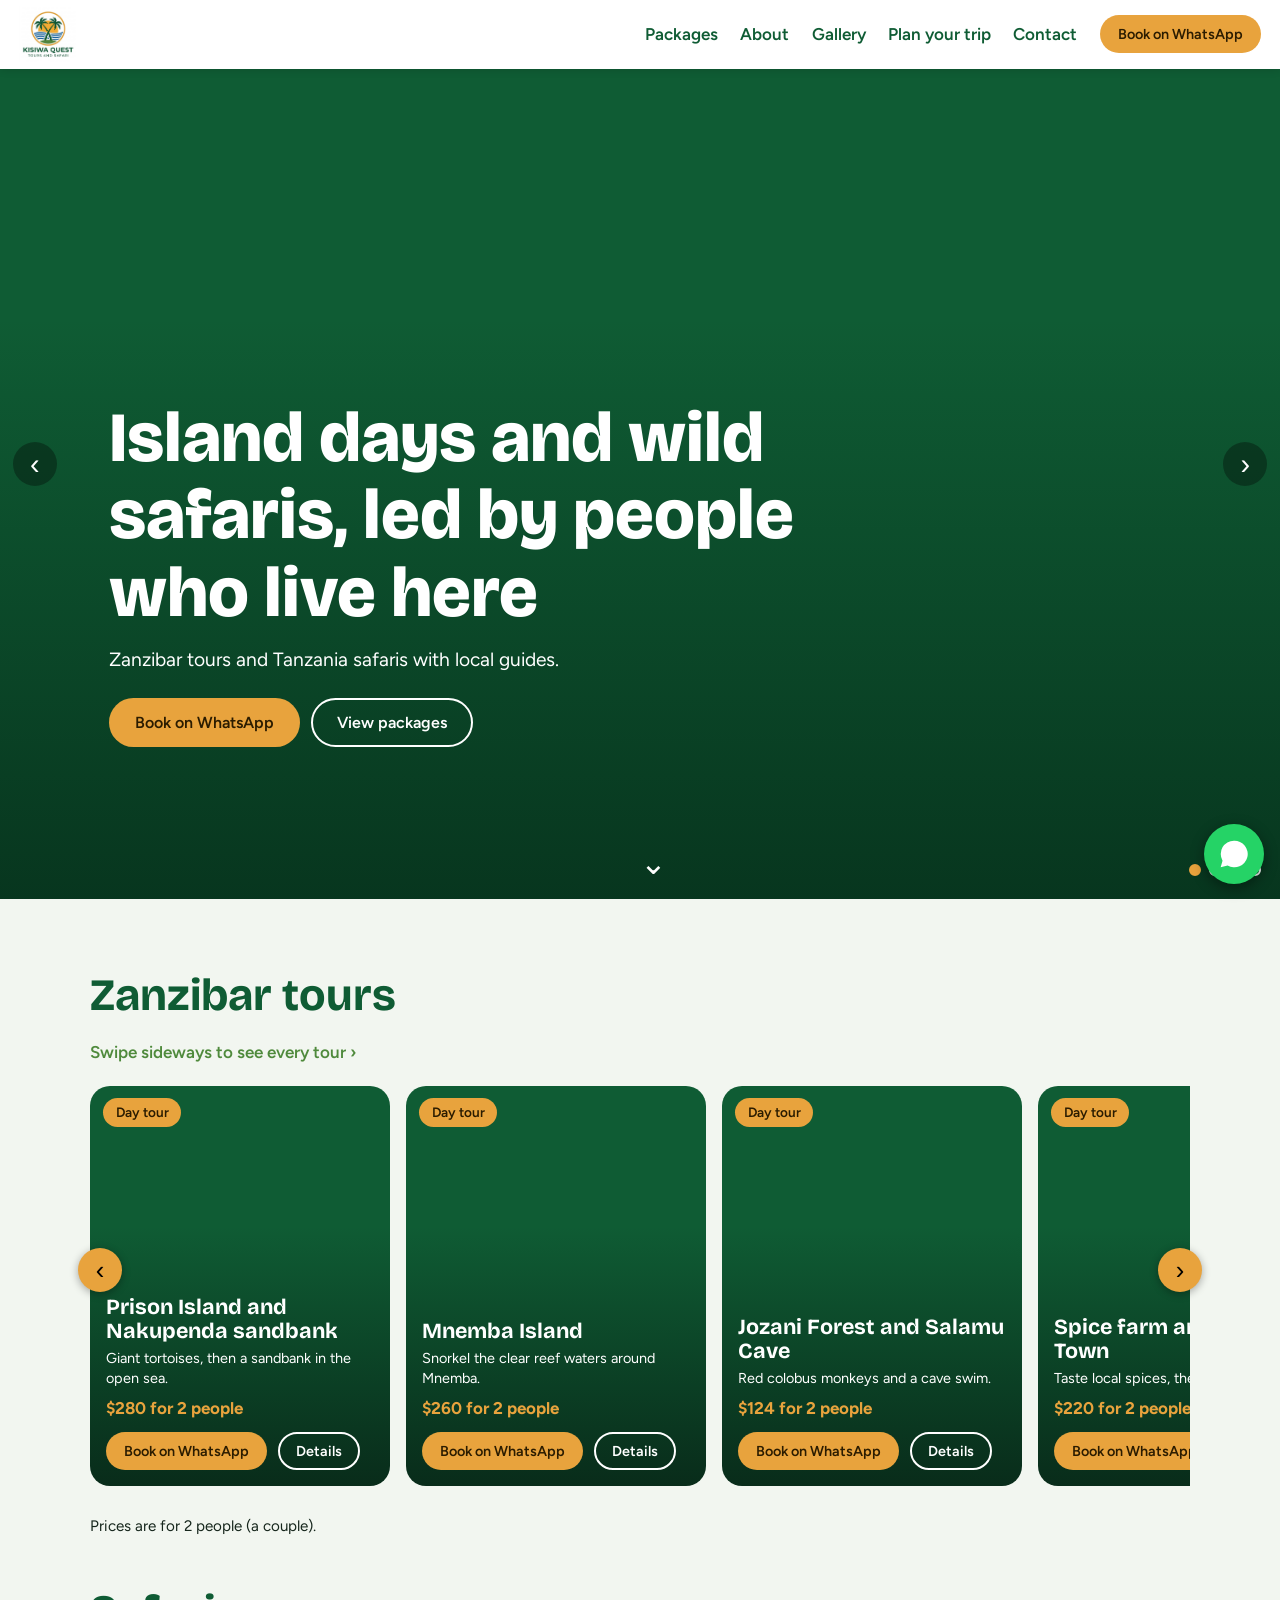
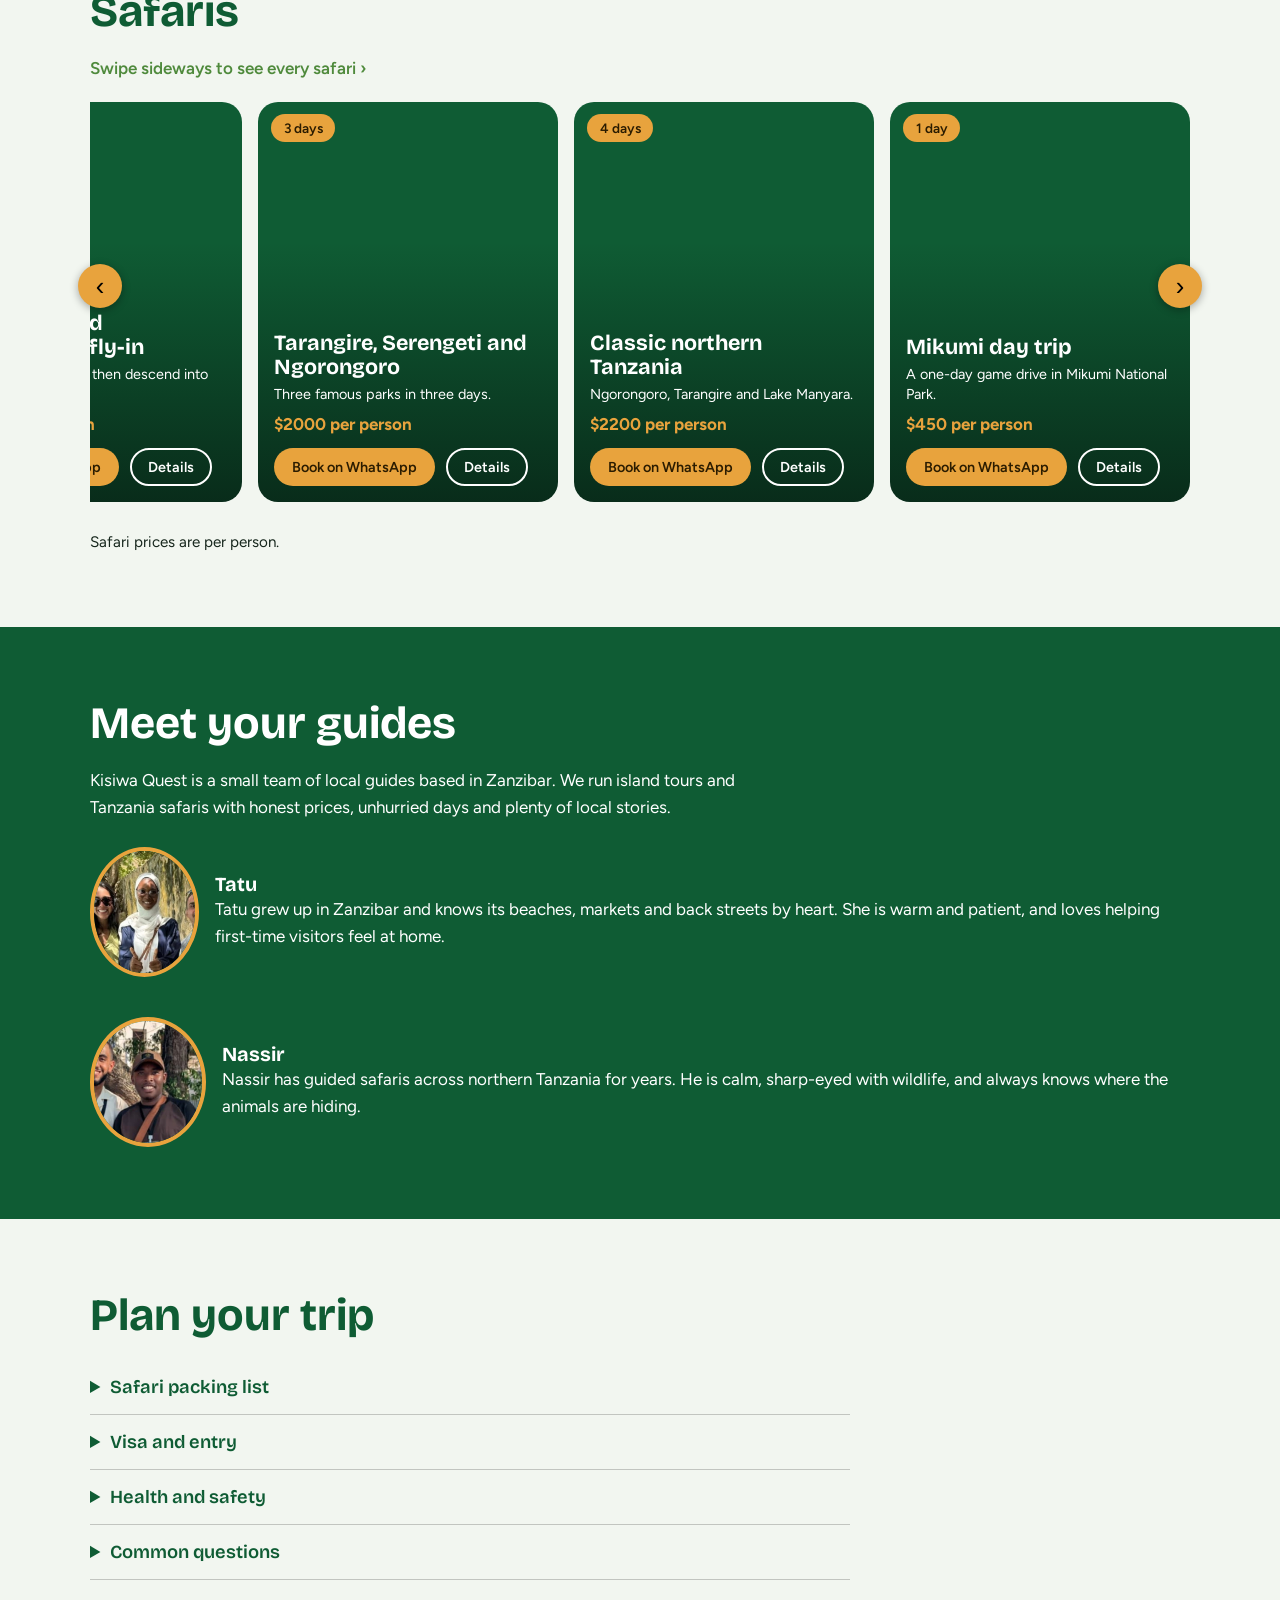
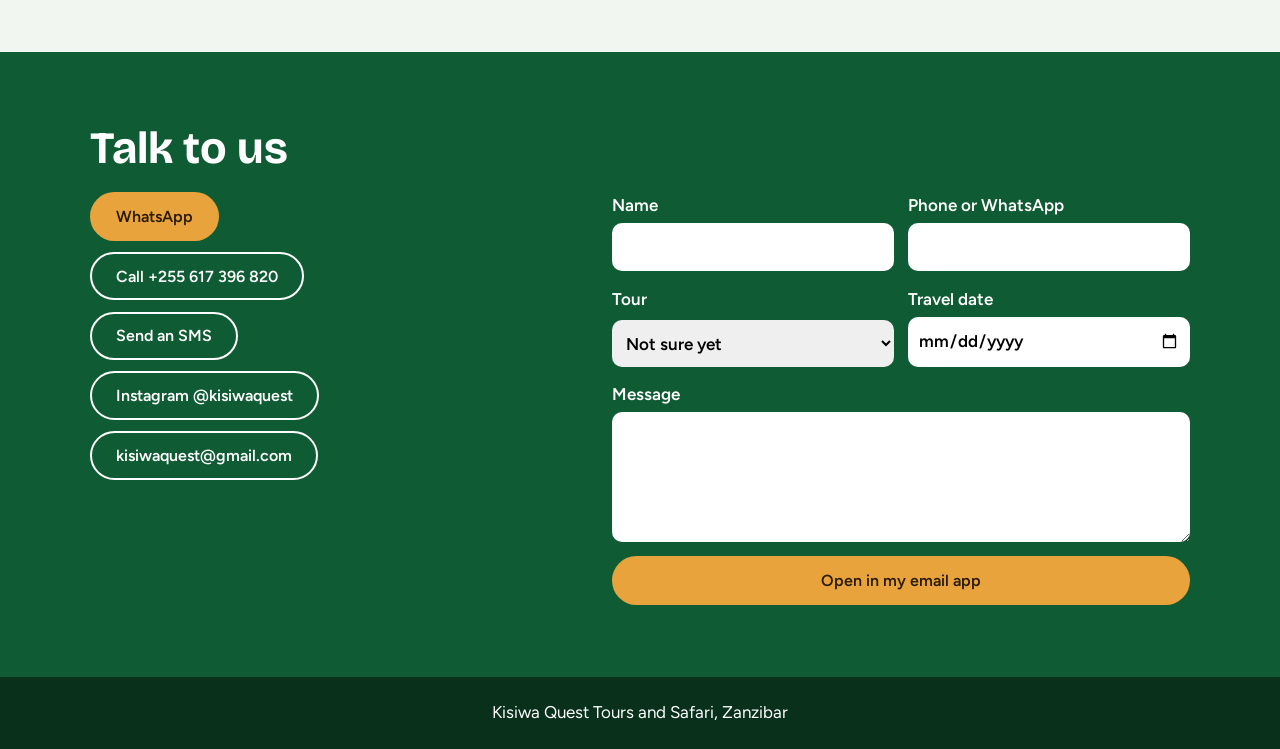
<file: index.html>
<!doctype html>
<html lang="en">
  <head>
    <meta charset="utf-8" />
    <meta name="viewport" content="width=device-width,initial-scale=1" />
    <title>Kisiwa Quest Tours and Safari | Zanzibar</title>
    <meta
      property="og:image"
      content="https://sulers.github.io/images/logo.jpg"
    />
    <meta
      property="og:title"
      content="Kisiwa Quest Tours and Safari | Zanzibar"
    />
    <meta
      property="og:description"
      content="Zanzibar island tours and Tanzania safaris with local guides. Book on WhatsApp now."
    />
    <link rel="icon" href="images/logo.jpg" />
    <link rel="preconnect" href="https://fonts.googleapis.com" />
    <link
      href="https://fonts.googleapis.com/css2?family=Bricolage+Grotesque:wght@600;800&family=Figtree:wght@400;600&display=swap"
      rel="stylesheet"
    />
    <link rel="stylesheet" href="css/style.css" />
  </head>
  <body>
    <header class="top">
      <a href="index.html" class="brand"
        ><img src="images/logo.jpg" alt="Kisiwa Quest Tours and Safari"
      /></a>
      <button class="burger" aria-label="Menu" aria-expanded="false">
        <span></span>
      </button>
      <nav id="menu">
        <a href="#packages">Packages</a><a href="#about">About</a
        ><a href="gallery.html">Gallery</a><a href="#plan">Plan your trip</a
        ><a href="#contact">Contact</a
        ><a
          class="btn gold sm"
          data-wa="Hi Kisiwa Quest, I'd like to book a tour."
          href="https://wa.me/255617396820"
          >Book on WhatsApp</a
        >
      </nav>
    </header>
    <main>
      <section class="hero" id="hero">
        <div class="slides"></div>
        <div class="hero-in">
          <h1>Island days and wild safaris, led by people who live here</h1>
          <p>Zanzibar tours and Tanzania safaris with local guides.</p>
          <div class="row">
            <a
              class="btn gold"
              data-wa="Hi Kisiwa Quest, I'd like to book a tour."
              href="https://wa.me/255617396820"
              >Book on WhatsApp</a
            ><a class="btn ghost" href="#packages">View packages</a>
          </div>
        </div>
        <button class="nav prev" aria-label="Previous photo">‹</button
        ><button class="nav next" aria-label="Next photo">›</button>
        <div class="dots"></div>
        <a class="chev" href="#packages" aria-label="Scroll to packages">⌄</a>
      </section>

      <section id="packages">
        <h2>Zanzibar tours</h2>
        <p class="hint">Swipe sideways to see every tour <span>›</span></p>
        <div class="stripwrap">
          <button class="arr l" aria-label="Scroll left">‹</button>
          <div class="strip" data-cat="zan"></div>
          <button class="arr r" aria-label="Scroll right">›</button>
        </div>
        <p class="note">Prices are for 2 people (a couple).</p>
        <h2 id="safaris" class="gap">Safaris</h2>
        <p class="hint">Swipe sideways to see every safari <span>›</span></p>
        <div class="stripwrap">
          <button class="arr l" aria-label="Scroll left">‹</button>
          <div class="strip" data-cat="safari"></div>
          <button class="arr r" aria-label="Scroll right">›</button>
        </div>
        <p class="note">Safari prices are per person.</p>
      </section>
      <dialog id="modal"></dialog>

      <section id="about" class="dark">
        <h2>Meet your guides</h2>
        <p class="lead">
          Kisiwa Quest is a small team of local guides based in Zanzibar. We run
          island tours and Tanzania safaris with honest prices, unhurried days
          and plenty of local stories.
        </p>
        <div class="guides">
          <figure>
            <img src="images/guides/tatu.jpg" alt="Tatu" />
            <figcaption>
              <h3>Tatu</h3>
              <p>
                Tatu grew up in Zanzibar and knows its beaches, markets and back
                streets by heart. She is warm and patient, and loves helping
                first-time visitors feel at home.
              </p>
            </figcaption>
          </figure>
          <figure>
            <img src="images/guides/nassir.jpg" alt="Nassir" />
            <figcaption>
              <h3>Nassir</h3>
              <p>
                Nassir has guided safaris across northern Tanzania for years. He
                is calm, sharp-eyed with wildlife, and always knows where the
                animals are hiding.
              </p>
            </figcaption>
          </figure>
        </div>
      </section>

      <section id="plan">
        <h2>Plan your trip</h2>
        <details>
          <summary>Safari packing list</summary>
          <p>
            Light neutral clothes (avoid white, black and blue), long sleeves
            and trousers, fleece for cool mornings, hat, comfortable walking
            shoes, sandals, swimsuit. Sunglasses, SPF 30+ sunscreen, DEET
            repellent, binoculars, camera with spare batteries, reusable water
            bottle, torch, daypack. Passport with visa, insurance details,
            vaccination certificate, cash (USD or TZS), document copies.
          </p>
        </details>
        <details>
          <summary>Visa and entry</summary>
          <p>
            Most nationalities need a visa. Apply online at
            <a
              href="https://eservices.immigration.go.tz/visa"
              target="_blank"
              rel="noopener"
              >eservices.immigration.go.tz/visa</a
            >
            or on arrival at main entry points (check current rules). Bring a
            passport valid 6+ months, a return ticket and proof of funds. A
            yellow fever certificate is needed if you travel from or through an
            endemic country.
          </p>
        </details>
        <details>
          <summary>Health and safety</summary>
          <p>
            Recommended: yellow fever, hepatitis A and B, typhoid and tetanus
            vaccines. Ask your doctor about malaria prevention, wear long
            sleeves and use repellent. Drink bottled or filtered water. Travel
            insurance is a must. Keep valuables out of sight in crowded places.
          </p>
        </details>
        <details>
          <summary>Common questions</summary>
          <p>
            <b>Currency?</b> Tanzanian shilling; US dollars are widely accepted
            in tourist areas.<br /><b>English?</b> Yes, though Swahili is most
            widely spoken.<br /><b>Phone and internet?</b> Local SIM or roaming;
            coverage can be limited in remote areas.<br /><b>Tipping?</b>
            Customary for guides and hotel staff. Ask us for guidelines.
          </p>
        </details>
      </section>

      <section id="contact" class="dark">
        <h2>Talk to us</h2>
        <div class="contact">
          <div class="links">
            <a
              class="btn gold"
              data-wa="Hi Kisiwa Quest!"
              href="https://wa.me/255617396820"
              >WhatsApp</a
            >
            <a class="btn ghost" href="tel:+255617396820"
              >Call +255 617 396 820</a
            >
            <a class="btn ghost" href="sms:+255617396820">Send an SMS</a>
            <a
              class="btn ghost"
              href="https://instagram.com/kisiwaquest"
              target="_blank"
              rel="noopener"
              >Instagram @kisiwaquest</a
            >
            <a class="btn ghost" href="mailto:kisiwaquest@gmail.com"
              >kisiwaquest@gmail.com</a
            >
          </div>
          <form id="form">
            <label>Name<input name="name" required /></label
            ><label>Phone or WhatsApp<input name="phone" /></label>
            <label>Tour<select name="tour"></select></label
            ><label>Travel date<input name="date" type="date" /></label>
            <label class="full"
              >Message<textarea name="msg" rows="4"></textarea></label
            ><button class="btn gold full">Open in my email app</button>
          </form>
        </div>
      </section>
    </main>
    <footer>Kisiwa Quest Tours and Safari, Zanzibar</footer>
    <a
      class="fab"
      data-wa="Hi Kisiwa Quest!"
      href="https://wa.me/255617396820"
      aria-label="Chat on WhatsApp"
      ><svg viewBox="0 0 24 24">
        <path
          fill="#fff"
          d="M12 2a10 10 0 0 0-8.6 15L2 22l5.2-1.4A10 10 0 1 0 12 2z"
        /></svg
    ></a>
    <script src="js/packages.js"></script>
    <script src="js/main.js"></script>
  </body>
</html>
</file>
<file: css/style.css>
:root{--g:#0f5c34;--l:#4f8a3c;--y:#e8a33d;--b:#2a5ca8;--c:#f2f6f0;--ink:#16261c}
*{box-sizing:border-box;margin:0}html{scroll-behavior:smooth}
body{font:17px/1.6 Figtree,sans-serif;background:var(--c);color:var(--ink)}
h1,h2,h3,h4{font-family:'Bricolage Grotesque',sans-serif;line-height:1.1}
a{color:var(--b)}:focus-visible{outline:3px solid var(--y);outline-offset:2px}
.top{position:sticky;top:0;z-index:20;display:flex;align-items:center;gap:1rem;justify-content:space-between;background:#fff;padding:.4rem 1.2rem;box-shadow:0 1px 8px #0002}
.brand img{height:56px;display:block}nav{display:flex;gap:1.4rem;align-items:center}nav a:not(.btn){color:var(--g);text-decoration:none;font-weight:600}
.btn{display:inline-block;border:2px solid transparent;border-radius:99px;padding:.8rem 1.5rem;font:600 1rem Figtree,sans-serif;text-decoration:none;cursor:pointer;text-align:center}
.btn.sm{padding:.5rem 1rem;font-size:.9rem}.gold{background:var(--y);color:#2b1c00}.ghost{border-color:currentColor;color:#fff;background:#0000}
.row{display:flex;gap:.7rem;flex-wrap:wrap}
.hero{position:relative;height:calc(100svh - 70px);min-height:520px;color:#fff;overflow:hidden;display:flex;align-items:flex-end}
.slide{position:absolute;inset:0;background:var(--g) center/cover;opacity:0;transition:opacity 1.2s}.slide.on{opacity:1}
.hero::before{content:"";position:absolute;inset:0;z-index:1;background:linear-gradient(transparent 30%,#06301bdd)}
.hero-in{position:relative;z-index:2;padding:0 1.2rem 5rem max(1.2rem,calc((100% - 1100px)/2));max-width:820px}
h1{font-size:clamp(2.2rem,6vw,4.4rem);font-weight:800;margin-bottom:.8rem}.hero p{font-size:1.2rem;margin-bottom:1.4rem}
.nav{position:absolute;z-index:3;top:45%;background:#0005;color:#fff;border:0;width:44px;height:44px;border-radius:50%;font-size:1.8rem;cursor:pointer}.prev{left:.8rem}.next{right:.8rem}
.dots{position:absolute;z-index:3;right:1.2rem;bottom:1.4rem;display:flex;gap:.5rem}.dots button{width:12px;height:12px;border-radius:50%;border:2px solid #fff;background:#0000;padding:0;cursor:pointer}.dots .on{background:var(--y);border-color:var(--y)}
.chev{position:absolute;z-index:3;left:50%;bottom:.6rem;color:#fff;font-size:2rem;text-decoration:none;animation:bob 1.6s infinite}
@keyframes bob{50%{transform:translateY(8px)}}@keyframes nudge{50%{transform:translateX(8px)}}
section{padding:4.5rem max(1.2rem,calc((100% - 1100px)/2))}section h2{font-size:clamp(1.8rem,4vw,2.8rem);margin-bottom:1.2rem;color:var(--g)}
.dark{background:var(--g);color:#fff}.dark h2{color:#fff}
.tabs{display:flex;gap:.6rem;margin-bottom:.8rem}.tabs button{border:2px solid var(--g);background:#0000;color:var(--g);border-radius:99px;padding:.5rem 1.2rem;font:600 1rem Figtree;cursor:pointer}.tabs .on{background:var(--g);color:#fff}
.hint{color:var(--l);font-weight:600;margin-bottom:.8rem}.hint span{display:inline-block;animation:nudge 1.2s infinite}.note{margin-top:.8rem;font-size:.95rem}
.stripwrap{position:relative}.strip{display:flex;gap:1rem;overflow-x:auto;scroll-snap-type:x mandatory;padding:.4rem 0 1rem;scrollbar-color:var(--y) #0000}.strip.drag{scroll-snap-type:none;cursor:grabbing}
.card{flex:none;width:min(78vw,300px);aspect-ratio:3/4;scroll-snap-align:start;border-radius:20px;background:var(--g) center/cover;color:#fff;display:flex;align-items:flex-end;position:relative}
.pill{position:absolute;top:.8rem;left:.8rem;background:var(--y);color:#2b1c00;border-radius:99px;padding:.2rem .8rem;font-size:.85rem;font-weight:600}
.cb{padding:1rem}.cb h3{font-size:1.35rem;margin-bottom:.3rem}.cb p{font-size:.9rem;line-height:1.4;margin-bottom:.4rem;display:-webkit-box;-webkit-line-clamp:3;-webkit-box-orient:vertical;overflow:hidden}.cb strong{display:block;margin-bottom:.6rem;color:var(--y)}
.arr{position:absolute;top:40%;z-index:5;width:44px;height:44px;border-radius:50%;border:0;background:var(--y);font-size:1.6rem;cursor:pointer;box-shadow:0 2px 8px #0005}.l{left:-12px}.r{right:-12px}
@media(hover:none){.arr{display:none}}
dialog{margin:auto;width:min(92vw,640px);max-height:88vh;border:0;border-radius:20px;padding:0;overflow:auto;color:var(--ink)}dialog::backdrop{background:#000a}
dialog img{width:100%;height:200px;object-fit:cover;display:block}.mb{padding:1.4rem}.mb h4{margin:1rem 0 .3rem;color:var(--g)}.mb ul{padding-left:1.2rem}.mb .btn{margin-top:1.2rem}
.x{position:absolute;right:.8rem;top:.8rem;width:40px;height:40px;border-radius:50%;border:0;background:#fff;font-size:1.5rem;cursor:pointer}
table{width:100%;margin:.8rem 0;border-collapse:collapse}td{padding:.4rem;border-bottom:1px solid #0002}td+td{text-align:right;font-weight:600}.small{font-size:.9rem}
.lead{max-width:60ch;margin-bottom:1.6rem}.guides{display:flex;gap:2.5rem;flex-wrap:wrap}figure{display:flex;align-items:center;gap:1rem}
figure img{width:130px;height:130px;border-radius:50%;object-fit:cover;border:4px solid var(--y);background:var(--l)}
details{border-bottom:1px solid #0003;padding:1rem 0;max-width:760px}summary{font:600 1.15rem 'Bricolage Grotesque';cursor:pointer;color:var(--g)}details p{margin-top:.6rem}
.contact{display:grid;grid-template-columns:1fr 1.2fr;gap:2.5rem}.links{display:flex;flex-direction:column;gap:.7rem;align-items:flex-start}
form{display:grid;grid-template-columns:1fr 1fr;gap:.9rem}label{display:grid;gap:.25rem;font-weight:600}.full{grid-column:1/-1}
input,select,textarea{font:inherit;padding:.65rem;border-radius:10px;border:0;width:100%}
.fab{position:fixed;right:1rem;bottom:1rem;z-index:30;width:60px;height:60px;border-radius:50%;background:#25d366;display:grid;place-items:center;box-shadow:0 4px 14px #0006}.fab svg{width:32px}
footer{background:#08301b;color:#fff;text-align:center;padding:1.4rem}
.grid{display:grid;grid-template-columns:repeat(auto-fill,minmax(240px,1fr));gap:1rem}.grid img{width:100%;aspect-ratio:4/3;object-fit:cover;border-radius:14px;background:var(--l)}
.vids{display:grid;grid-template-columns:repeat(auto-fit,minmax(280px,1fr));gap:1rem}video{width:100%;border-radius:14px;background:#000}
.burger{display:none;position:relative;width:44px;height:44px;border:0;background:#0000;cursor:pointer}
.burger span,.burger::before,.burger::after{content:"";position:absolute;left:10px;right:10px;height:3px;border-radius:2px;background:var(--g);transition:.2s}
.burger::before{top:14px}.burger span{top:20px}.burger::after{top:26px}
.top.open .burger::before{top:20px;transform:rotate(45deg)}.top.open .burger span{opacity:0}.top.open .burger::after{top:20px;transform:rotate(-45deg)}
.gap{margin-top:3rem}
@media(max-width:800px){.burger{display:block}nav{display:none;position:absolute;top:100%;left:0;right:0;flex-direction:column;align-items:stretch;gap:1rem;background:#fff;padding:1rem 1.2rem 1.4rem;box-shadow:0 10px 16px #0003}.top.open nav{display:flex}nav a:not(.btn){font-size:1.15rem;padding:.2rem 0}.contact,form{grid-template-columns:1fr}.hero-in{padding-bottom:4.5rem}}
@media(prefers-reduced-motion:reduce){*{animation:none!important;transition:none!important;scroll-behavior:auto!important}}
</file>
